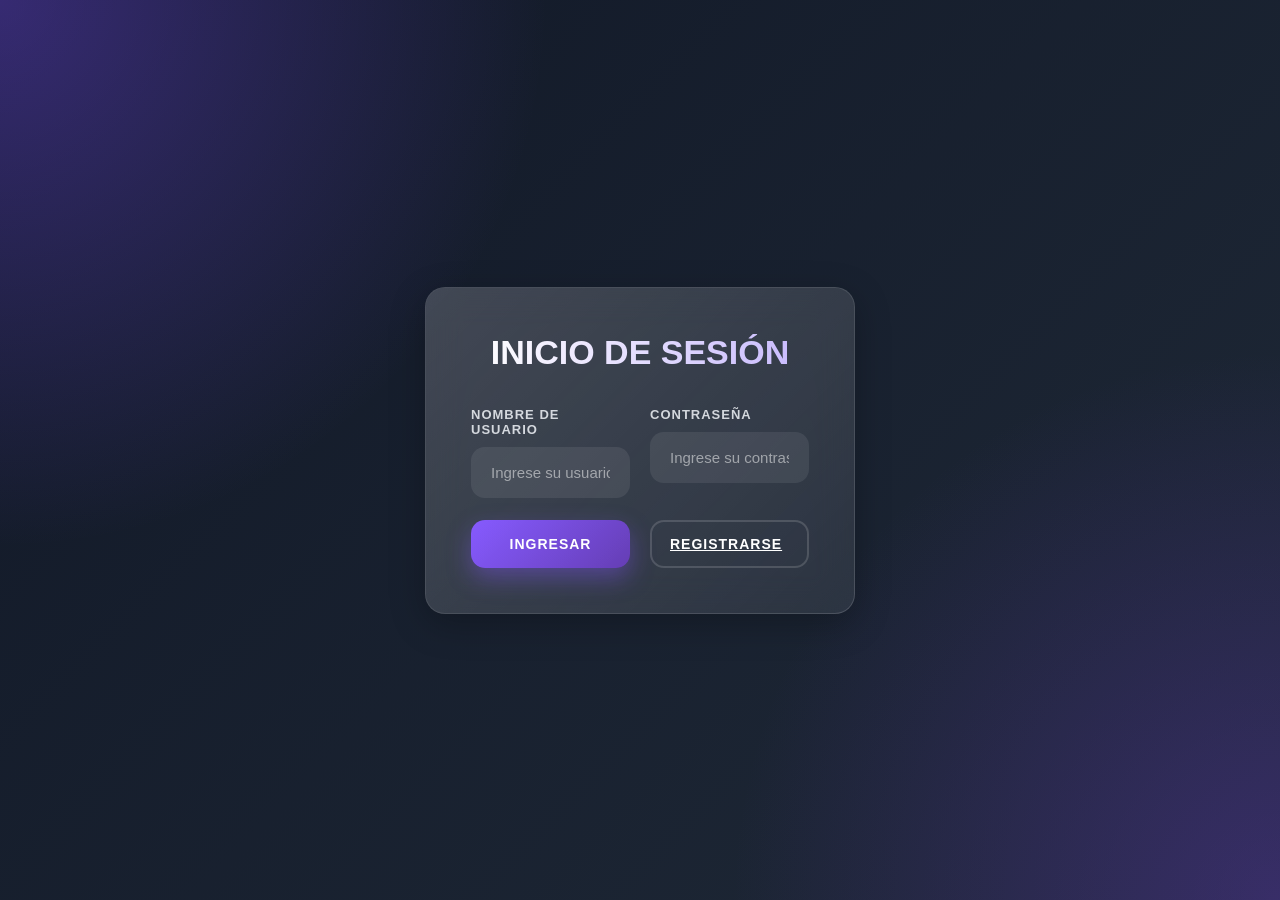
<file: Mix Fiesta/html/index.html>
<!DOCTYPE html>
<html lang="es">
<head>
    <meta charset="UTF-8">
    <meta name="viewport" content="width=device-width, initial-scale=1.0">
    <title>Inicio de Sesión</title>
  <link rel="stylesheet" href="../css/login_index.css">
</head>
<body>
    <div class="login-container">
        <div class="login-card">
            <h1 class="login-title">INICIO DE SESIÓN</h1>
            
            <form class="login-form">
                <div class="form-group">
                    <label for="username">Nombre de usuario</label>
                    <input type="text" id="username" placeholder="Ingrese su usuario" required>
                </div>
                
                <div class="form-group">
                    <label for="password">Contraseña</label>
                    <input type="password" id="password" placeholder="Ingrese su contraseña" required>
                </div>
                
                <button type="submit" class="btn btn-primary">Ingresar</button>
                <a href="registrar.html" class="btn btn-secondary">Registrarse</a>
            </form>
        </div>
    </div>
</body>
</html>
</file>
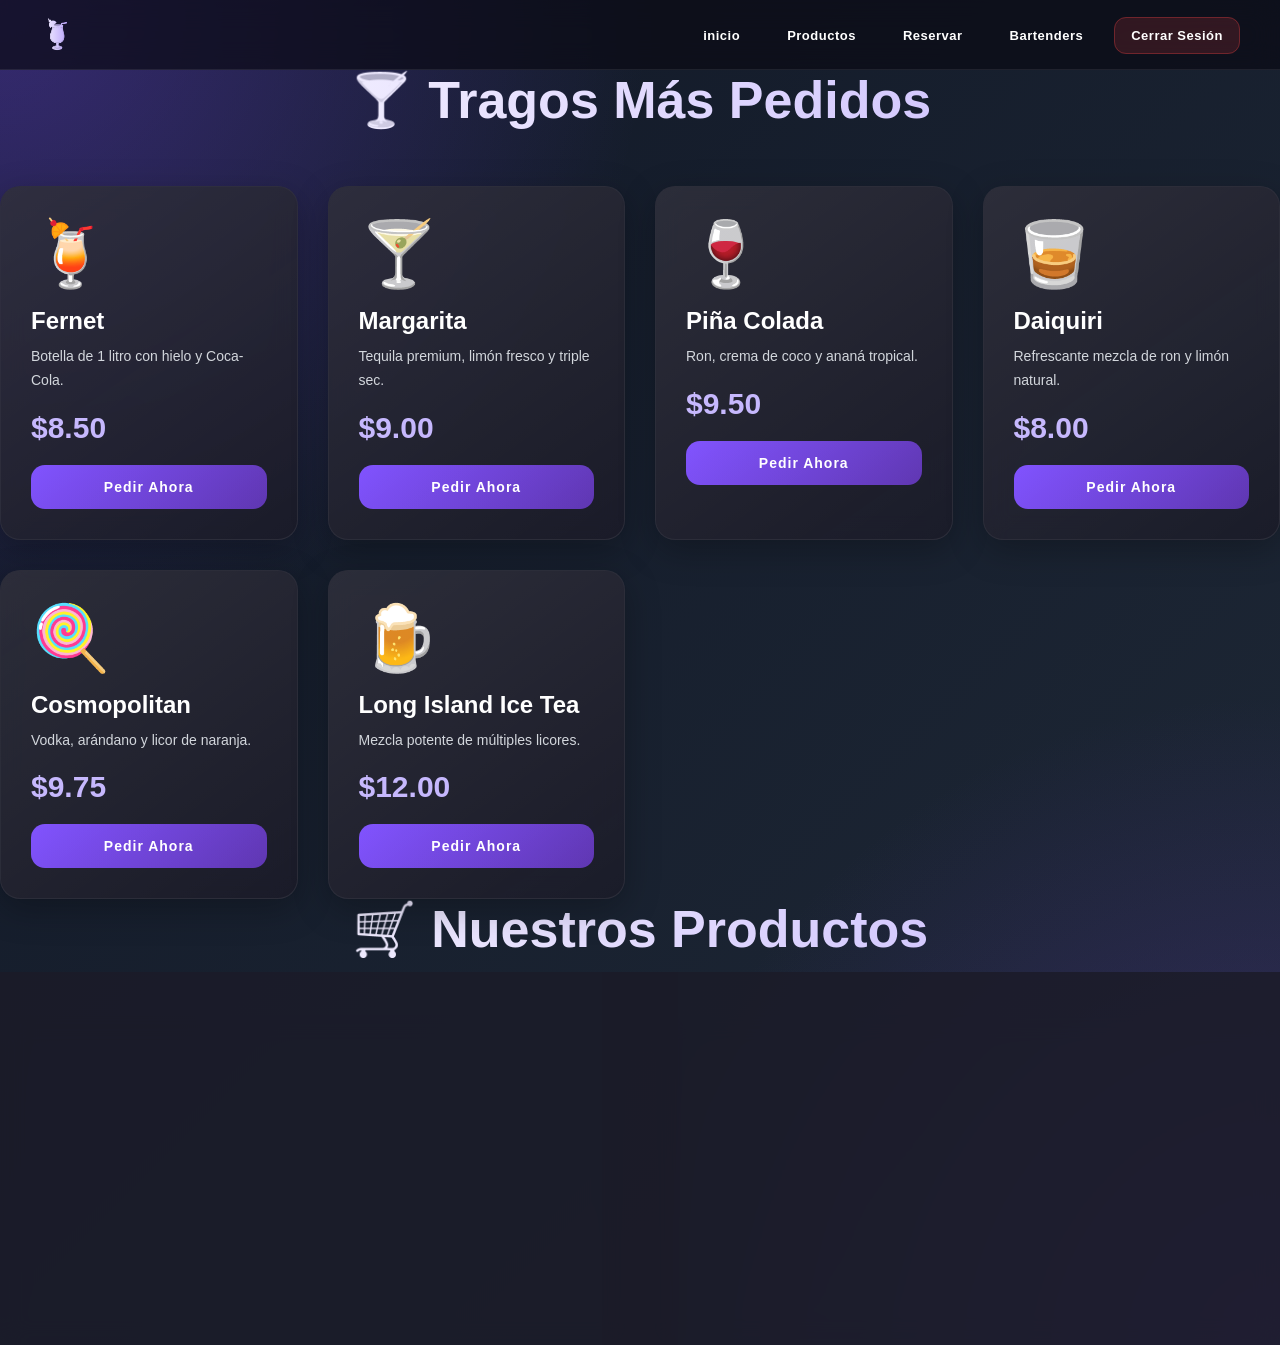
<file: Mix Fiesta/html/botellas.html>
<!DOCTYPE html>
<html lang="en">
<head>
    <meta charset="UTF-8">
    <meta name="viewport" content="width=device-width, initial-scale=1.0">
    <title>Document</title>
    <link rel="stylesheet" href="../css/login_index.css">

</head>
<body>
    <header class="navbar">

        <div class="navbar-container">

            <div class="navbar-logo">
                <h2>🍹 </h2>
            </div>

            <ul class="navbar-menu">
                <li>
                    <a href="inicio.html" class="navbar-link">
                        inicio
                    </a>
                </li>

                <li>
                    <a href="botellas.html" class="navbar-link">
                        Productos
                    </a>
                </li>

                <li>
                    <a href="reservas.html" class="navbar-link">
                        Reservar
                    </a>
                </li>

                <li>
                    <a href="bartender.html" class="navbar-link">
                        Bartenders
                    </a>
                </li>

                <li>
                    <a href="index.html" class="navbar-link cerrar-sesion">
                        Cerrar Sesión
                    </a>
                </li>

            </ul>

        </div>

    </header>
    <h1 class="section-title">
                🍸 Tragos Más Pedidos
            </h1>

            <div class="drinks-list">

                <!-- CARD -->
                <div class="drink-card">

                    <div class="drink-icon">
                        🍹
                    </div>

                    <h3 class="drink-name">
                        Fernet
                    </h3>

                    <p class="drink-description">
                        Botella de 1 litro con hielo y Coca-Cola.
                    </p>

                    <p class="drink-price">
                        $8.50
                    </p>

                    <button class="btn-order">
                        Pedir Ahora
                    </button>

                </div>

                <!-- CARD -->
                <div class="drink-card">

                    <div class="drink-icon">
                        🍸
                    </div>

                    <h3 class="drink-name">
                        Margarita
                    </h3>

                    <p class="drink-description">
                        Tequila premium, limón fresco y triple sec.
                    </p>

                    <p class="drink-price">
                        $9.00
                    </p>

                    <button class="btn-order">
                        Pedir Ahora
                    </button>

                </div>

                <!-- CARD -->
                <div class="drink-card">

                    <div class="drink-icon">
                        🍷
                    </div>

                    <h3 class="drink-name">
                        Piña Colada
                    </h3>

                    <p class="drink-description">
                        Ron, crema de coco y ananá tropical.
                    </p>

                    <p class="drink-price">
                        $9.50
                    </p>

                    <button class="btn-order">
                        Pedir Ahora
                    </button>

                </div>

                <!-- CARD -->
                <div class="drink-card">

                    <div class="drink-icon">
                        🥃
                    </div>

                    <h3 class="drink-name">
                        Daiquiri
                    </h3>

                    <p class="drink-description">
                        Refrescante mezcla de ron y limón natural.
                    </p>

                    <p class="drink-price">
                        $8.00
                    </p>

                    <button class="btn-order">
                        Pedir Ahora
                    </button>

                </div>

                <!-- CARD -->
                <div class="drink-card">

                    <div class="drink-icon">
                        🍭
                    </div>

                    <h3 class="drink-name">
                        Cosmopolitan
                    </h3>

                    <p class="drink-description">
                        Vodka, arándano y licor de naranja.
                    </p>

                    <p class="drink-price">
                        $9.75
                    </p>

                    <button class="btn-order">
                        Pedir Ahora
                    </button>

                </div>

                <!-- CARD -->
                <div class="drink-card">

                    <div class="drink-icon">
                        🍺
                    </div>

                    <h3 class="drink-name">
                        Long Island Ice Tea
                    </h3>

                    <p class="drink-description">
                        Mezcla potente de múltiples licores.
                    </p>

                    <p class="drink-price">
                        $12.00
                    </p>

                    <button class="btn-order">
                        Pedir Ahora
                    </button>

                </div>

            </div>

        </section>
        <section id="productos">

            <h1 class="section-title">
                🛒 Nuestros Productos
            </h1>

            <div class="drinks-list">

                <div class="drink-card">

                    <div class="drink-icon">
                        🍾
                    </div>

                    <h3 class="drink-name">
                        Vodka Premium
                    </h3>

                    <p class="drink-description">
                        Botella importada edición especial.
                    </p>

                    <p class="drink-price">
                        $25.00
                    </p>

                    <button class="btn-order">
                        Comprar
                    </button>

                </div>

                <div class="drink-card">

                    <div class="drink-icon">
                        🍷
                    </div>

                    <h3 class="drink-name">
                        Vino Tinto
                    </h3>

                    <p class="drink-description">
                        Reserva especial añejada en barrica.
                    </p>

                    <p class="drink-price">
                        $18.00
                    </p>

                    <button class="btn-order">
                        Comprar
                    </button>

                </div>

            </div>

        </section>
</body>
</html>
</file>
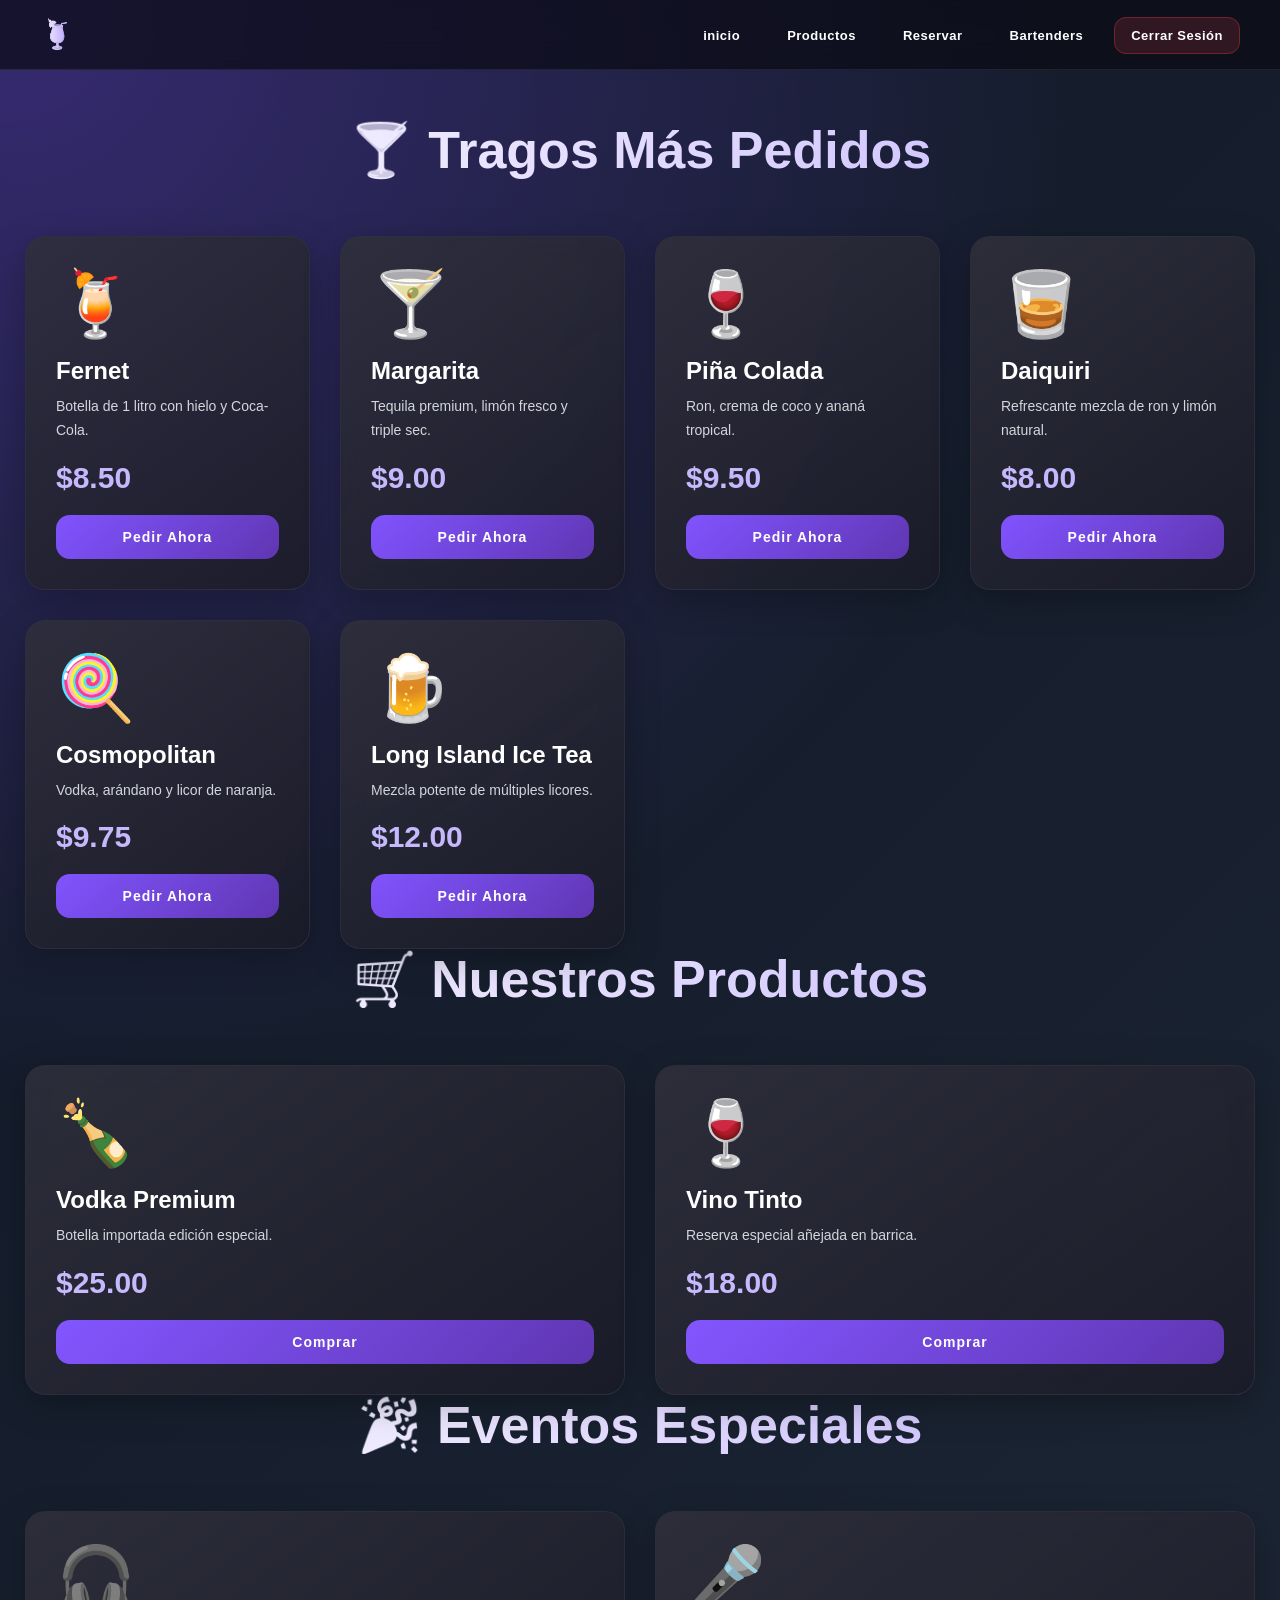
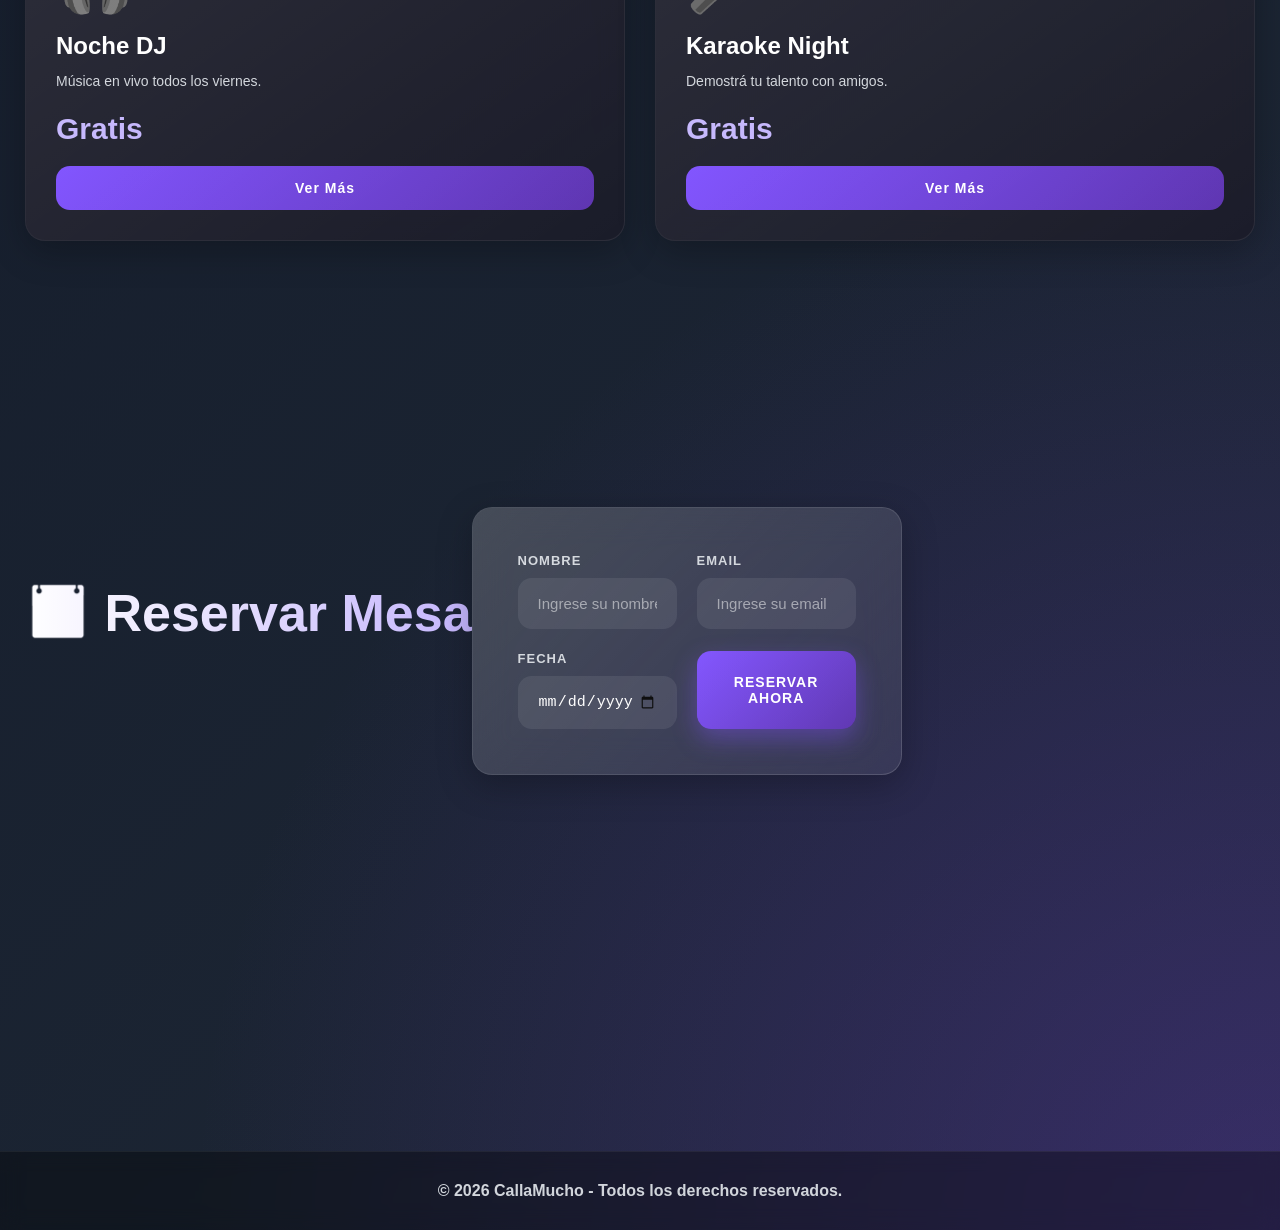
<file: Mix Fiesta/html/inicio.html>
<!DOCTYPE html>
<html lang="es">
<head>
    <meta charset="UTF-8">
    <meta name="viewport" content="width=device-width, initial-scale=1.0">
    <title>Inicio</title>
    <link rel="stylesheet" href="../css/login_index.css">
</head>

<body>

    <header class="navbar">

        <div class="navbar-container">

            <div class="navbar-logo">
                <h2>🍹 </h2>
            </div>

            <ul class="navbar-menu">
                <li>
                    <a href="inicio.html" class="navbar-link">
                        inicio
                    </a>
                </li>

                <li>
                    <a href="botellas.html" class="navbar-link">
                        Productos
                    </a>
                </li>

                <li>
                    <a href="reservas.html" class="navbar-link">
                        Reservar
                    </a>
                </li>

                <li>
                    <a href="bartender.html" class="navbar-link">
                        Bartenders 
                    </a>
                </li>

                <li>
                    <a href="index.html" class="navbar-link cerrar-sesion">
                        Cerrar Sesión
                    </a>
                </li>

            </ul>

        </div>

    </header>

    <main class="main-container">

        <!-- =========================================
             TRAGOS
        ========================================== -->
        <section
            class="most-ordered-section"
            id="tragos-pedidos"
        >

            <h1 class="section-title">
                🍸 Tragos Más Pedidos
            </h1>

            <div class="drinks-list">

                <!-- CARD -->
                <div class="drink-card">

                    <div class="drink-icon">
                        🍹
                    </div>

                    <h3 class="drink-name">
                        Fernet
                    </h3>

                    <p class="drink-description">
                        Botella de 1 litro con hielo y Coca-Cola.
                    </p>

                    <p class="drink-price">
                        $8.50
                    </p>

                    <button class="btn-order">
                        Pedir Ahora
                    </button>

                </div>

                <!-- CARD -->
                <div class="drink-card">

                    <div class="drink-icon">
                        🍸
                    </div>

                    <h3 class="drink-name">
                        Margarita
                    </h3>

                    <p class="drink-description">
                        Tequila premium, limón fresco y triple sec.
                    </p>

                    <p class="drink-price">
                        $9.00
                    </p>

                    <button class="btn-order">
                        Pedir Ahora
                    </button>

                </div>

                <!-- CARD -->
                <div class="drink-card">

                    <div class="drink-icon">
                        🍷
                    </div>

                    <h3 class="drink-name">
                        Piña Colada
                    </h3>

                    <p class="drink-description">
                        Ron, crema de coco y ananá tropical.
                    </p>

                    <p class="drink-price">
                        $9.50
                    </p>

                    <button class="btn-order">
                        Pedir Ahora
                    </button>

                </div>

                <!-- CARD -->
                <div class="drink-card">

                    <div class="drink-icon">
                        🥃
                    </div>

                    <h3 class="drink-name">
                        Daiquiri
                    </h3>

                    <p class="drink-description">
                        Refrescante mezcla de ron y limón natural.
                    </p>

                    <p class="drink-price">
                        $8.00
                    </p>

                    <button class="btn-order">
                        Pedir Ahora
                    </button>

                </div>

                <!-- CARD -->
                <div class="drink-card">

                    <div class="drink-icon">
                        🍭
                    </div>

                    <h3 class="drink-name">
                        Cosmopolitan
                    </h3>

                    <p class="drink-description">
                        Vodka, arándano y licor de naranja.
                    </p>

                    <p class="drink-price">
                        $9.75
                    </p>

                    <button class="btn-order">
                        Pedir Ahora
                    </button>

                </div>

                <!-- CARD -->
                <div class="drink-card">

                    <div class="drink-icon">
                        🍺
                    </div>

                    <h3 class="drink-name">
                        Long Island Ice Tea
                    </h3>

                    <p class="drink-description">
                        Mezcla potente de múltiples licores.
                    </p>

                    <p class="drink-price">
                        $12.00
                    </p>

                    <button class="btn-order">
                        Pedir Ahora
                    </button>

                </div>

            </div>

        </section>

        <!-- =========================================
             PRODUCTOS
        ========================================== -->
        <section id="productos">

            <h1 class="section-title">
                🛒 Nuestros Productos
            </h1>

            <div class="drinks-list">

                <div class="drink-card">

                    <div class="drink-icon">
                        🍾
                    </div>

                    <h3 class="drink-name">
                        Vodka Premium
                    </h3>

                    <p class="drink-description">
                        Botella importada edición especial.
                    </p>

                    <p class="drink-price">
                        $25.00
                    </p>

                    <button class="btn-order">
                        Comprar
                    </button>

                </div>

                <div class="drink-card">

                    <div class="drink-icon">
                        🍷
                    </div>

                    <h3 class="drink-name">
                        Vino Tinto
                    </h3>

                    <p class="drink-description">
                        Reserva especial añejada en barrica.
                    </p>

                    <p class="drink-price">
                        $18.00
                    </p>

                    <button class="btn-order">
                        Comprar
                    </button>

                </div>

            </div>

        </section>

        <!-- =========================================
             EVENTOS
        ========================================== -->
        <section id="eventos">

            <h1 class="section-title">
                🎉 Eventos Especiales
            </h1>

            <div class="drinks-list">

                <div class="drink-card">

                    <div class="drink-icon">
                        🎧
                    </div>

                    <h3 class="drink-name">
                        Noche DJ
                    </h3>

                    <p class="drink-description">
                        Música en vivo todos los viernes.
                    </p>

                    <p class="drink-price">
                        Gratis
                    </p>

                    <button class="btn-order">
                        Ver Más
                    </button>

                </div>

                <div class="drink-card">

                    <div class="drink-icon">
                        🎤
                    </div>

                    <h3 class="drink-name">
                        Karaoke Night
                    </h3>

                    <p class="drink-description">
                        Demostrá tu talento con amigos.
                    </p>

                    <p class="drink-price">
                        Gratis
                    </p>

                    <button class="btn-order">
                        Ver Más
                    </button>

                </div>

            </div>

        </section>

        <!-- =========================================
             RESERVAS
        ========================================== -->
        <section id="reservar">

            <h1 class="section-title">
                📅 Reservar Mesa
            </h1>

            <div class="login-card">

                <form class="login-form">

                    <div class="form-group">

                        <label>
                            Nombre
                        </label>

                        <input
                            type="text"
                            placeholder="Ingrese su nombre"
                        >

                    </div>

                    <div class="form-group">

                        <label>
                            Email
                        </label>

                        <input
                            type="email"
                            placeholder="Ingrese su email"
                        >

                    </div>

                    <div class="form-group">

                        <label>
                            Fecha
                        </label>

                        <input type="date">

                    </div>

                    <button class="btn btn-primary">
                        Reservar Ahora
                    </button>

                </form>

            </div>

        </section>

    </main>

    <!-- =========================================
         FOOTER
    ========================================== -->
    <footer class="footer">

        <p>
            © 2026 CallaMucho - Todos los derechos reservados.
        </p>

    </footer>

    <!-- =========================================
         JAVASCRIPT
    ========================================== -->
    <script>

        const toggleBtn = document.getElementById('toggleIndex');

        const indexList = document.getElementById('indexList');

        // ABRIR / CERRAR MENÚ
        toggleBtn.addEventListener('click', () => {

            indexList.classList.toggle('collapsed');

            toggleBtn.classList.toggle('active');

            // CAMBIAR ICONO
            if(indexList.classList.contains('collapsed')){

                toggleBtn.innerHTML = '☰';

            } else {

                toggleBtn.innerHTML = '✕';

            }

        });

        // CERRAR EN MOBILE
        document.querySelectorAll('.index-link').forEach(link => {

            link.addEventListener('click', () => {

                if(window.innerWidth <= 768){

                    indexList.classList.add('collapsed');

                    toggleBtn.classList.remove('active');

                    toggleBtn.innerHTML = '☰';

                }

            });

        });

    </script>

</body>
</html>
</file>
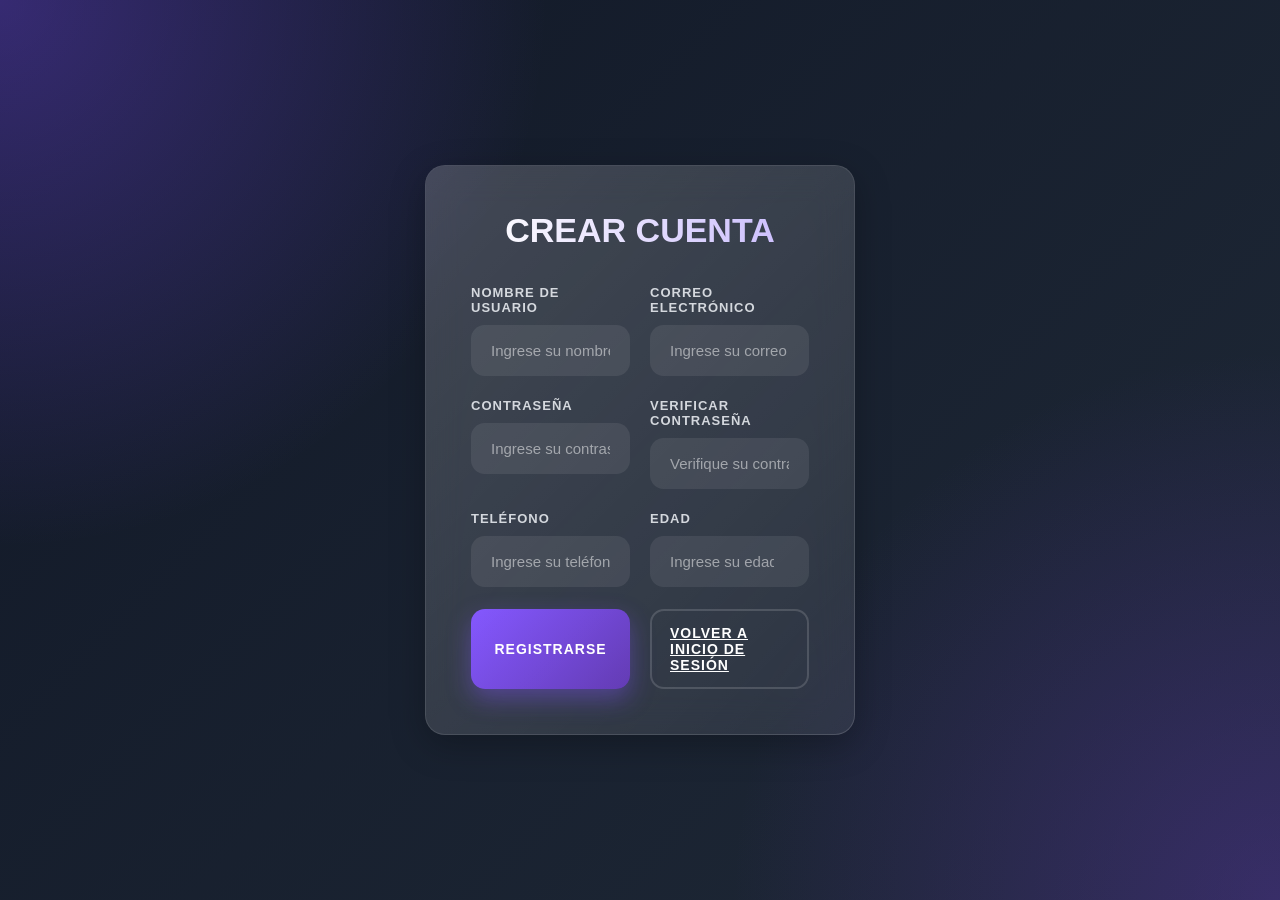
<file: Mix Fiesta/html/registrar.html>
<!DOCTYPE html>
<html lang="es">
<head>
    <meta charset="UTF-8">
    <meta name="viewport" content="width=device-width, initial-scale=1.0">
    <title>Registro</title>
    <link rel="stylesheet" href="../css/login_index.css">
</head>
<body>
    <div class="login-container">
        <div class="login-card">
            <h1 class="login-title">CREAR CUENTA</h1>
            
            <form class="login-form">
                <div class="form-group">
                    <label for="username">Nombre de usuario</label>
                    <input type="text" id="username" placeholder="Ingrese su nombre de usuario" required>
                </div>

                <div class="form-group">
                    <label for="email">Correo electrónico</label>
                    <input type="email" id="email" placeholder="Ingrese su correo electrónico" required>
                </div>
                
                <div class="form-group">
                    <label for="password">Contraseña</label>
                    <input type="password" id="password" placeholder="Ingrese su contraseña" required>
                </div>

                <div class="form-group">
                    <label for="password-verify">Verificar contraseña</label>
                    <input type="password" id="password-verify" placeholder="Verifique su contraseña" required>
                </div>

                <div class="form-group">
                    <label for="phone">Teléfono</label>
                    <input type="tel" id="phone" placeholder="Ingrese su teléfono" required>
                </div>

                <div class="form-group">
                    <label for="age">Edad</label>
                    <input type="number" id="age" placeholder="Ingrese su edad" min="1" max="120" required>
                </div>
                
                <button type="submit" class="btn btn-primary">Registrarse</button>
                <a href="index.html" class="btn btn-secondary">Volver a Inicio de Sesión</a>
            </form>
        </div>
    </div>
</body>
</html>
</file>
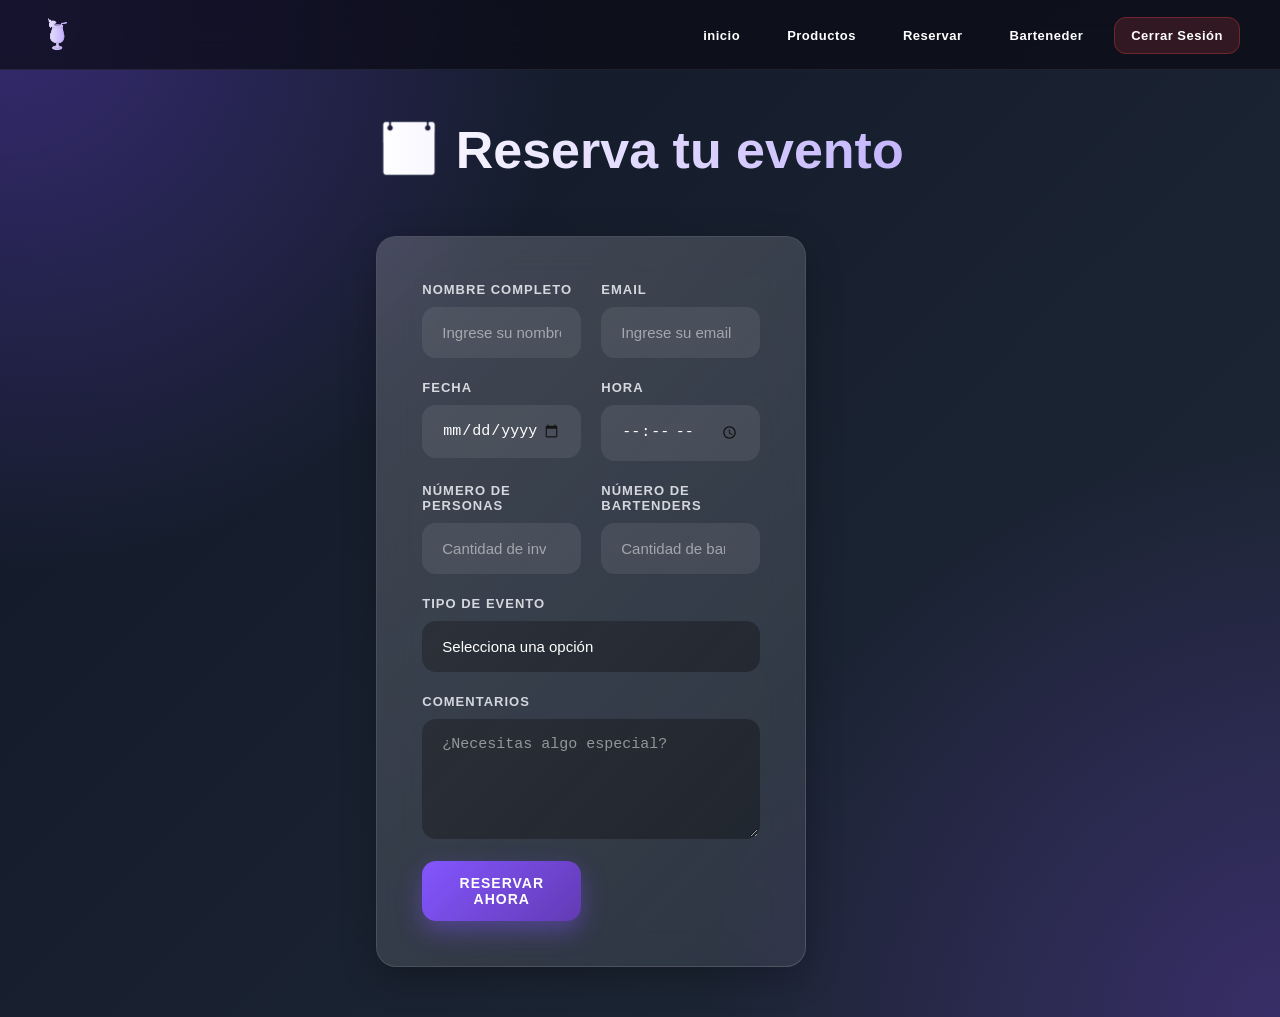
<file: Mix Fiesta/html/reservas.html>
<!DOCTYPE html>
<html lang="en">
<head>
    <meta charset="UTF-8">
    <meta name="viewport" content="width=device-width, initial-scale=1.0">
    <title>Document</title>
        <link rel="stylesheet" href="../css/login_index.css">

</head>
<body>
    <header class="navbar">

        <div class="navbar-container">

            <div class="navbar-logo">
                <h2>🍹 </h2>
            </div>

            <ul class="navbar-menu">
                <li>
                    <a href="inicio.html" class="navbar-link">
                        inicio
                    </a>
                </li>

                <li>
                    <a href="botellas.html" class="navbar-link">
                        Productos
                    </a>
                </li>

                <li>
                    <a href="reservas.html" class="navbar-link">
                        Reservar
                    </a>
                </li>

                
                <li>
                    <a href="bartender.html" class="navbar-link">
                        Barteneder
                    </a>
                </li>

                <li>
                    <a href="index.html" class="navbar-link cerrar-sesion">
                        Cerrar Sesión
                    </a>
                </li>

            </ul>

        </div>

    </header>
    <section id="reservar">
        <div class="main-container">
            <h1 class="section-title">
                📅 Reserva tu evento
            </h1>

            <div class="login-card">
                <form class="login-form">
                    <div class="form-group">
                        <label>Nombre completo</label>
                        <input type="text" placeholder="Ingrese su nombre" />
                    </div>

                    <div class="form-group">
                        <label>Email</label>
                        <input type="email" placeholder="Ingrese su email" />
                    </div>

                    <div class="form-group">
                        <label>Fecha</label>
                        <input type="date" />
                    </div>

                    <div class="form-group">
                        <label>Hora</label>
                        <input type="time" />
                    </div>

                    <div class="form-group">
                        <label>Número de personas</label>
                        <input type="number" min="1" placeholder="Cantidad de invitados" />
                    </div>

                    <div class="form-group">
                        <label>Número de bartenders</label>
                        <input type="number" min="1" placeholder="Cantidad de bartemders" />
                    </div>                    

                    <div class="form-group full-width">
                        <label>Tipo de evento</label>
                        <select>
                            <option value="">Selecciona una opción</option>
                            <option value="cumple">Cumpleaños</option>
                            <option value="aniversario">Aniversario</option>
                            <option value="empresa">Cena de empresa</option>
                            <option value="otros">Otros</option>
                        </select>
                    </div>

                    <div class="form-group full-width">
                        <label>Comentarios</label>
                        <textarea placeholder="¿Necesitas algo especial?"></textarea>
                    </div>

                    <button class="btn btn-primary full-width">
                        Reservar ahora
                    </button>
                </form>
            </div>
        </div>
    </section>
</body>
</html>
</file>
<file: Mix Fiesta/css/login_index.css>
/* =========================================
   RESET GENERAL
========================================= */
*{
    margin: 0;
    padding: 0;
    box-sizing: border-box;
}

html{
    scroll-behavior: smooth;
}

:root{
    --primary: #7c4dff;
    --secondary: #5e35b1;
    --accent: #9c6bff;
    --dark: #121212;
    --dark-card: rgba(28, 28, 40, 0.85);
    --light: #ffffff;
    --gray: #cfcfcf;
    --shadow: 0 10px 35px rgba(0,0,0,0.25);
    --shadow-hover: 0 20px 45px rgba(124, 77, 255, 0.35);
    --radius: 20px;
    --transition: 0.35s ease;
}

/* =========================================
   BODY
========================================= */
body{
    font-family: 'Segoe UI', Tahoma, Geneva, Verdana, sans-serif;
    min-height: 100vh;
    background:
        radial-gradient(circle at top left, rgba(124,77,255,.35), transparent 35%),
        radial-gradient(circle at bottom right, rgba(94,53,177,.4), transparent 35%),
        linear-gradient(135deg, #111827 0%, #1f2937 100%);
    color: var(--light);
    overflow-x: hidden;
}

/* =========================================
   SCROLLBAR
========================================= */
::-webkit-scrollbar{
    width: 10px;
}

::-webkit-scrollbar-track{
    background: #1b1b1b;
}

::-webkit-scrollbar-thumb{
    background: linear-gradient(var(--primary), var(--secondary));
    border-radius: 50px;
}

/* =========================================
   LOGIN
========================================= */
.login-container{
    width: 100%;
    min-height: 100vh;
    display: flex;
    justify-content: center;
    align-items: center;
    padding: 25px;
}

.login-card{
    width: 100%;
    max-width: 430px;
    padding: 45px;
    border-radius: var(--radius);
    background: rgba(255,255,255,0.08);
    backdrop-filter: blur(18px);
    border: 1px solid rgba(255,255,255,0.15);
    box-shadow: var(--shadow);
    animation: fadeUp .7s ease;
    position: relative;
    overflow: hidden;
}

.login-card::before{
    content: "";
    position: absolute;
    inset: 0;
    background: linear-gradient(
        135deg,
        rgba(255,255,255,0.12),
        transparent
    );
    pointer-events: none;
}

@keyframes fadeUp{
    from{
        opacity: 0;
        transform: translateY(35px);
    }
    to{
        opacity: 1;
        transform: translateY(0);
    }
}

.login-title{
    text-align: center;
    font-size: 34px;
    font-weight: 800;
    margin-bottom: 35px;
    background: linear-gradient(to right, #fff, #c4b5fd);
    -webkit-background-clip: text;
    -webkit-text-fill-color: transparent;
}

.main-container{
    max-width: 780px;
    margin: 0 auto;
    padding: 70px 25px 55px;
}

#reservar{
    min-height: calc(100vh - 100px);
    display: flex;
    align-items: center;
}

/* =========================================
   FORMULARIO
========================================= */
.login-form{
    display: grid;
    grid-template-columns: repeat(2, minmax(0, 1fr));
    gap: 22px 20px;
}

.login-form .form-group{
    display: flex;
    flex-direction: column;
    gap: 10px;
}

.login-form .form-group.full-width{
    grid-column: 1 / -1;
}

.form-group label{
    font-size: 13px;
    text-transform: uppercase;
    font-weight: 700;
    letter-spacing: 1px;
    color: #d1d5db;
}

.form-group input,
.form-group select,
.form-group textarea{
    padding: 15px 18px;
    border-radius: 14px;
    border: 2px solid transparent;
    background: rgba(0,0,0,0.35);
    color: white;
    font-size: 15px;
    transition: var(--transition);
}

.form-group select{
    appearance: none;
    background: rgba(0,0,0,0.35);
    color: white;
}

.form-group select option{
    background: #111827;
    color: white;
}

.form-group textarea{
    min-height: 120px;
    resize: vertical;
}

.form-group input::placeholder,
.form-group textarea::placeholder{
    color: rgba(255,255,255,0.5);
}

.form-group input:focus,
.form-group select:focus,
.form-group textarea:focus{
    outline: none;
    border-color: var(--accent);
    background: rgba(255,255,255,0.12);
    transform: translateY(-2px);
    box-shadow: 0 0 20px rgba(124,77,255,0.4);
}

.form-group{
    display: flex;
    flex-direction: column;
    gap: 10px;
}

.form-group label{
    font-size: 13px;
    text-transform: uppercase;
    font-weight: 700;
    letter-spacing: 1px;
    color: #d1d5db;
}

.form-group input{
    padding: 15px 18px;
    border-radius: 14px;
    border: 2px solid transparent;
    background: rgba(255,255,255,0.08);
    color: white;
    font-size: 15px;
    transition: var(--transition);
}

.form-group input::placeholder{
    color: rgba(255,255,255,0.5);
}

.form-group input:focus{
    outline: none;
    border-color: var(--accent);
    background: rgba(255,255,255,0.12);
    transform: translateY(-2px);
    box-shadow: 0 0 20px rgba(124,77,255,0.4);
}

/* =========================================
   BOTONES
========================================= */
.btn{
    border: none;
    padding: 14px 18px;
    border-radius: 14px;
    font-weight: 700;
    font-size: 14px;
    letter-spacing: 1px;
    cursor: pointer;
    transition: var(--transition);
    width: 100%;
    text-transform: uppercase;
}

.btn-primary{
    background: linear-gradient(
        135deg,
        var(--primary),
        var(--secondary)
    );
    color: white;
    box-shadow: 0 10px 25px rgba(124,77,255,0.4);
}

.btn-primary:hover{
    transform: translateY(-4px);
    box-shadow: var(--shadow-hover);
}

.btn-secondary{
    background: transparent;
    border: 2px solid rgba(255,255,255,0.15);
    color: white;
}

.btn-secondary:hover{
    background: rgba(255,255,255,0.08);
    transform: translateY(-3px);
}

/* =========================================
   NAVBAR
========================================= */
.navbar{
    position: sticky;
    top: 0;
    z-index: 1000;
    backdrop-filter: blur(14px);
    background: rgba(10,10,20,0.7);
    border-bottom: 1px solid rgba(255,255,255,0.08);
}

.navbar-container{
    max-width: 1400px;
    margin: auto;
    padding: 18px 40px;
    display: flex;
    justify-content: space-between;
    align-items: center;
}

.navbar-logo h2{
    font-size: 28px;
    font-weight: 800;
    background: linear-gradient(to right, #fff, #a78bfa);
    -webkit-background-clip: text;
    -webkit-text-fill-color: transparent;
}

.navbar-menu{
    display: flex;
    gap: 15px;
    list-style: none;
}

.navbar-link{
    text-decoration: none;
    color: white;
    padding: 10px 16px;
    border-radius: 12px;
    transition: var(--transition);
    font-size: 13px;
    font-weight: 700;
    letter-spacing: .5px;
}

.navbar-link:hover{
    background: rgba(255,255,255,0.08);
    color: #d8b4fe;
}

.cerrar-sesion{
    background: rgba(255,70,70,0.15);
    border: 1px solid rgba(255,70,70,0.3);
}

.cerrar-sesion:hover{
    background: rgba(255,70,70,0.25);
}

/* =========================================
   INDEX SECTION
========================================= */
.index-section{
    position: sticky;
    top: 84px;
    z-index: 999;
    backdrop-filter: blur(10px);
    background: rgba(20,20,30,0.7);
    border-bottom: 1px solid rgba(255,255,255,0.06);
}

.index-container{
    padding: 18px 40px;
}

.index-header{
    display: flex;
    justify-content: space-between;
    align-items: center;
    margin-bottom: 12px;
    gap: 15px;
}

.index-title{
    font-size: 14px;
    color: #c4b5fd;
    letter-spacing: 1px;
    margin: 0;
}

.toggle-index{
    background: rgba(255,255,255,0.1);
    border: 1px solid rgba(255,255,255,0.2);
    color: #a78bfa;
    font-size: 20px;
    padding: 8px 12px;
    border-radius: 8px;
    cursor: pointer;
    transition: var(--transition);
    display: none;
    align-items: center;
    justify-content: center;
}

.toggle-index:hover{
    background: rgba(255,255,255,0.15);
    color: #d8b4fe;
}

.index-list{
    display: flex;
    flex-wrap: wrap;
    gap: 12px;
    list-style: none;
    margin: 0;
    padding: 0;
    animation: slideDown 0.3s ease-out;
    max-height: 500px;
    overflow: hidden;
}

.index-link{
    text-decoration: none;
    color: white;
    background: rgba(255,255,255,0.06);
    padding: 10px 14px;
    border-radius: 12px;
    transition: var(--transition);
    font-size: 13px;
    font-weight: 600;
}

.index-link:hover{
    background: linear-gradient(
        135deg,
        var(--primary),
        var(--secondary)
    );
    transform: translateY(-2px);
}

/* Estado colapsado del índice */
.index-list.collapsed{
    max-height: 0;
    overflow: hidden;
    animation: slideUp 0.3s ease-out forwards;
}

@keyframes slideDown{
    from{
        max-height: 0;
        opacity: 0;
    }
    to{
        max-height: 500px;
        opacity: 1;
    }
}

@keyframes slideUp{
    from{
        max-height: 500px;
        opacity: 1;
    }
    to{
        max-height: 0;
        opacity: 0;
    }
}

/* =========================================
   MAIN
========================================= */
.main-container{
    max-width: 1300px;
    margin: auto;
    padding: 50px 25px;
}

.section-title{
    text-align: center;
    font-size: 52px;
    margin-bottom: 55px;
    font-weight: 900;
    background: linear-gradient(to right, #fff, #c4b5fd);
    -webkit-background-clip: text;
    -webkit-text-fill-color: transparent;
}

/* =========================================
   CARDS DE TRAGOS
========================================= */
.drinks-list{
    display: grid;
    grid-template-columns: repeat(auto-fit, minmax(280px,1fr));
    gap: 30px;
}

.drink-card{
    position: relative;
    overflow: hidden;
    border-radius: var(--radius);
    padding: 30px;
    background: var(--dark-card);
    backdrop-filter: blur(12px);
    border: 1px solid rgba(255,255,255,0.08);
    transition: var(--transition);
    box-shadow: var(--shadow);
}

.drink-card::before{
    content: "";
    position: absolute;
    inset: 0;
    background: linear-gradient(
        145deg,
        rgba(255,255,255,.08),
        transparent
    );
    pointer-events: none;
}

.drink-card:hover{
    transform: translateY(-12px) scale(1.02);
    box-shadow: var(--shadow-hover);
}

.drink-icon{
    font-size: 64px;
    margin-bottom: 15px;
    animation: float 3s ease-in-out infinite;
}

@keyframes float{
    0%,100%{
        transform: translateY(0px);
    }
    50%{
        transform: translateY(-8px);
    }
}

.drink-name{
    font-size: 24px;
    font-weight: 800;
    margin-bottom: 10px;
}

.drink-description{
    color: #d1d5db;
    line-height: 1.7;
    font-size: 14px;
}

.drink-price{
    margin-top: 18px;
    font-size: 30px;
    font-weight: 900;
    color: #c4b5fd;
}

.btn-order{
    margin-top: 20px;
    width: 100%;
    padding: 14px;
    border: none;
    border-radius: 14px;
    cursor: pointer;
    font-weight: 700;
    font-size: 14px;
    letter-spacing: 1px;
    color: white;
    background: linear-gradient(
        135deg,
        var(--primary),
        var(--secondary)
    );
    transition: var(--transition);
}

.btn-order:hover{
    transform: translateY(-3px);
    box-shadow: var(--shadow-hover);
}

/* =========================================
   FOOTER
========================================= */
.footer{
    margin-top: 60px;
    padding: 30px;
    text-align: center;
    background: rgba(0,0,0,0.35);
    backdrop-filter: blur(10px);
    border-top: 1px solid rgba(255,255,255,0.06);
    color: #d1d5db;
    font-weight: 600;
}

/* =========================================
   RESPONSIVE
========================================= */
@media(max-width: 768px){

    .navbar-container{
        flex-direction: column;
        gap: 15px;
        padding: 20px;
    }

    .navbar-menu{
        flex-wrap: wrap;
        justify-content: center;
    }

    .section-title{
        font-size: 38px;
    }

    .index-section{
        top: 130px;
    }

    .index-header{
        margin-bottom: 0;
    }

    .toggle-index{
        display: flex;
    }

    .index-list{
        max-height: 200px;
    }

    .index-list.collapsed{
        max-height: 0;
    }

    .login-card{
        padding: 35px 25px;
    }
}

@media(max-width: 480px){

    .section-title{
        font-size: 30px;
    }

    .navbar-logo h2{
        font-size: 22px;
    }

    .toggle-index{
        padding: 6px 10px;
        font-size: 18px;
    }

    .index-container{
        padding: 15px 20px;
    }

    .drink-card{
        padding: 22px;
    }

    .drink-icon{
        font-size: 50px;
    }

    .login-title{
        font-size: 28px;
    }

    .index-list{
        flex-direction: column;
    }
}
</file>
